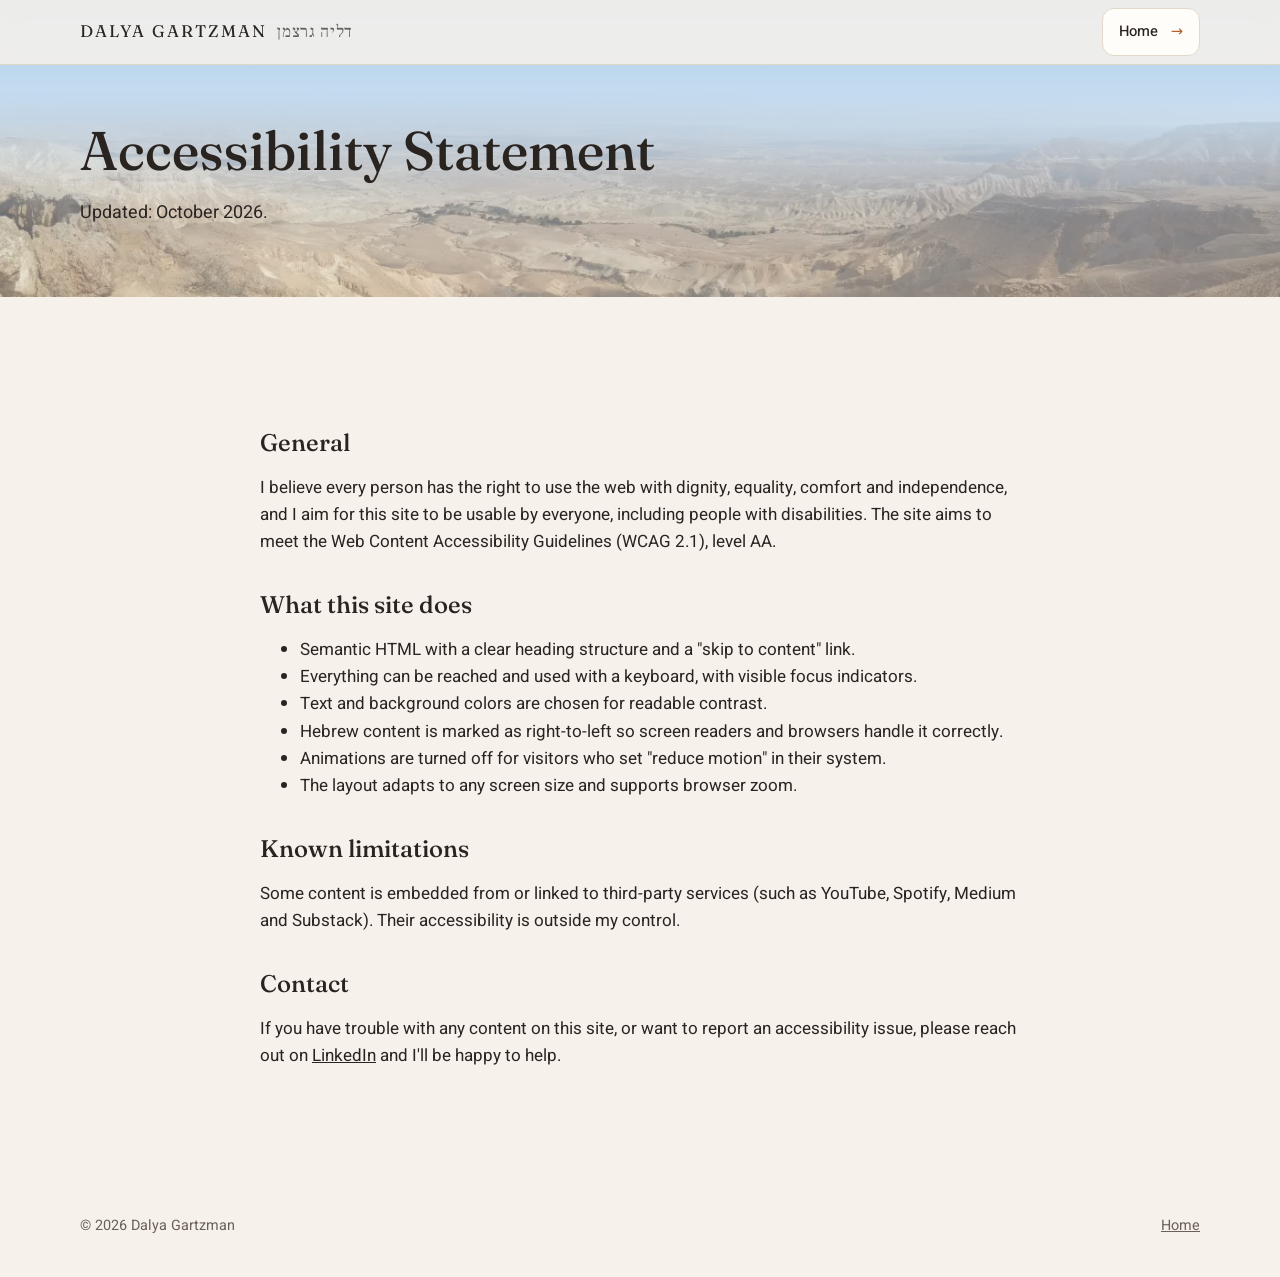
<file: accessibility.html>
<!doctype html>
<html lang="en">
<head>
  <meta charset="utf-8">
  <meta name="viewport" content="width=device-width, initial-scale=1">
  <title>Accessibility Statement | Dalya Gartzman</title>
  <meta name="description" content="Accessibility statement for dalyag.me: how the site supports keyboard navigation, screen readers, readable contrast and reduced motion.">
  <link rel="icon" href="assets/img/favicon.jpg">
  <link rel="preconnect" href="https://fonts.googleapis.com">
  <link rel="preconnect" href="https://fonts.gstatic.com" crossorigin>
  <link rel="preload" as="style" href="https://fonts.googleapis.com/css2?family=Fraunces:opsz,wght@9..144,500&family=Frank+Ruhl+Libre:wght@500&family=Heebo:wght@400;500;600&display=swap" onload="this.onload=null;this.rel='stylesheet'">
  <noscript><link rel="stylesheet" href="https://fonts.googleapis.com/css2?family=Fraunces:opsz,wght@9..144,500&family=Frank+Ruhl+Libre:wght@500&family=Heebo:wght@400;500;600&display=swap"></noscript>
  <link rel="stylesheet" href="styles.css">
</head>
<body>
  <a class="skip-link" href="#main">Skip to content</a>
  <header class="topbar solid">
    <div class="container">
      <a class="brand" href="index.html">Dalya Gartzman<span lang="he">דליה גרצמן</span></a>
      <a class="pill" href="index.html">Home</a>
    </div>
  </header>

  <main id="main">
    <section class="page-hero">
      <div class="container">
        <h1>Accessibility Statement</h1>
        <p>Updated: October 2026.</p>
      </div>
    </section>

    <section class="section">
      <div class="container prose">
        <h2>General</h2>
        <p>I believe every person has the right to use the web with dignity, equality, comfort and independence, and I aim for this site to be usable by everyone, including people with disabilities. The site aims to meet the Web Content Accessibility Guidelines (WCAG 2.1), level AA.</p>

        <h2>What this site does</h2>
        <ul>
          <li>Semantic HTML with a clear heading structure and a "skip to content" link.</li>
          <li>Everything can be reached and used with a keyboard, with visible focus indicators.</li>
          <li>Text and background colors are chosen for readable contrast.</li>
          <li>Hebrew content is marked as right-to-left so screen readers and browsers handle it correctly.</li>
          <li>Animations are turned off for visitors who set "reduce motion" in their system.</li>
          <li>The layout adapts to any screen size and supports browser zoom.</li>
        </ul>

        <h2>Known limitations</h2>
        <p>Some content is embedded from or linked to third-party services (such as YouTube, Spotify, Medium and Substack). Their accessibility is outside my control.</p>

        <h2>Contact</h2>
        <p>If you have trouble with any content on this site, or want to report an accessibility issue, please reach out on <a href="https://www.linkedin.com/in/dalya-gar/" target="_blank" rel="noopener">LinkedIn</a> and I'll be happy to help.</p>
      </div>
    </section>
  </main>

  <footer class="footer">
    <div class="container">
      <span>© <span data-year>2026</span> Dalya Gartzman</span>
      <a href="index.html">Home</a>
    </div>
  </footer>
  <script src="main.js" defer></script>
</body>
</html>
</file>
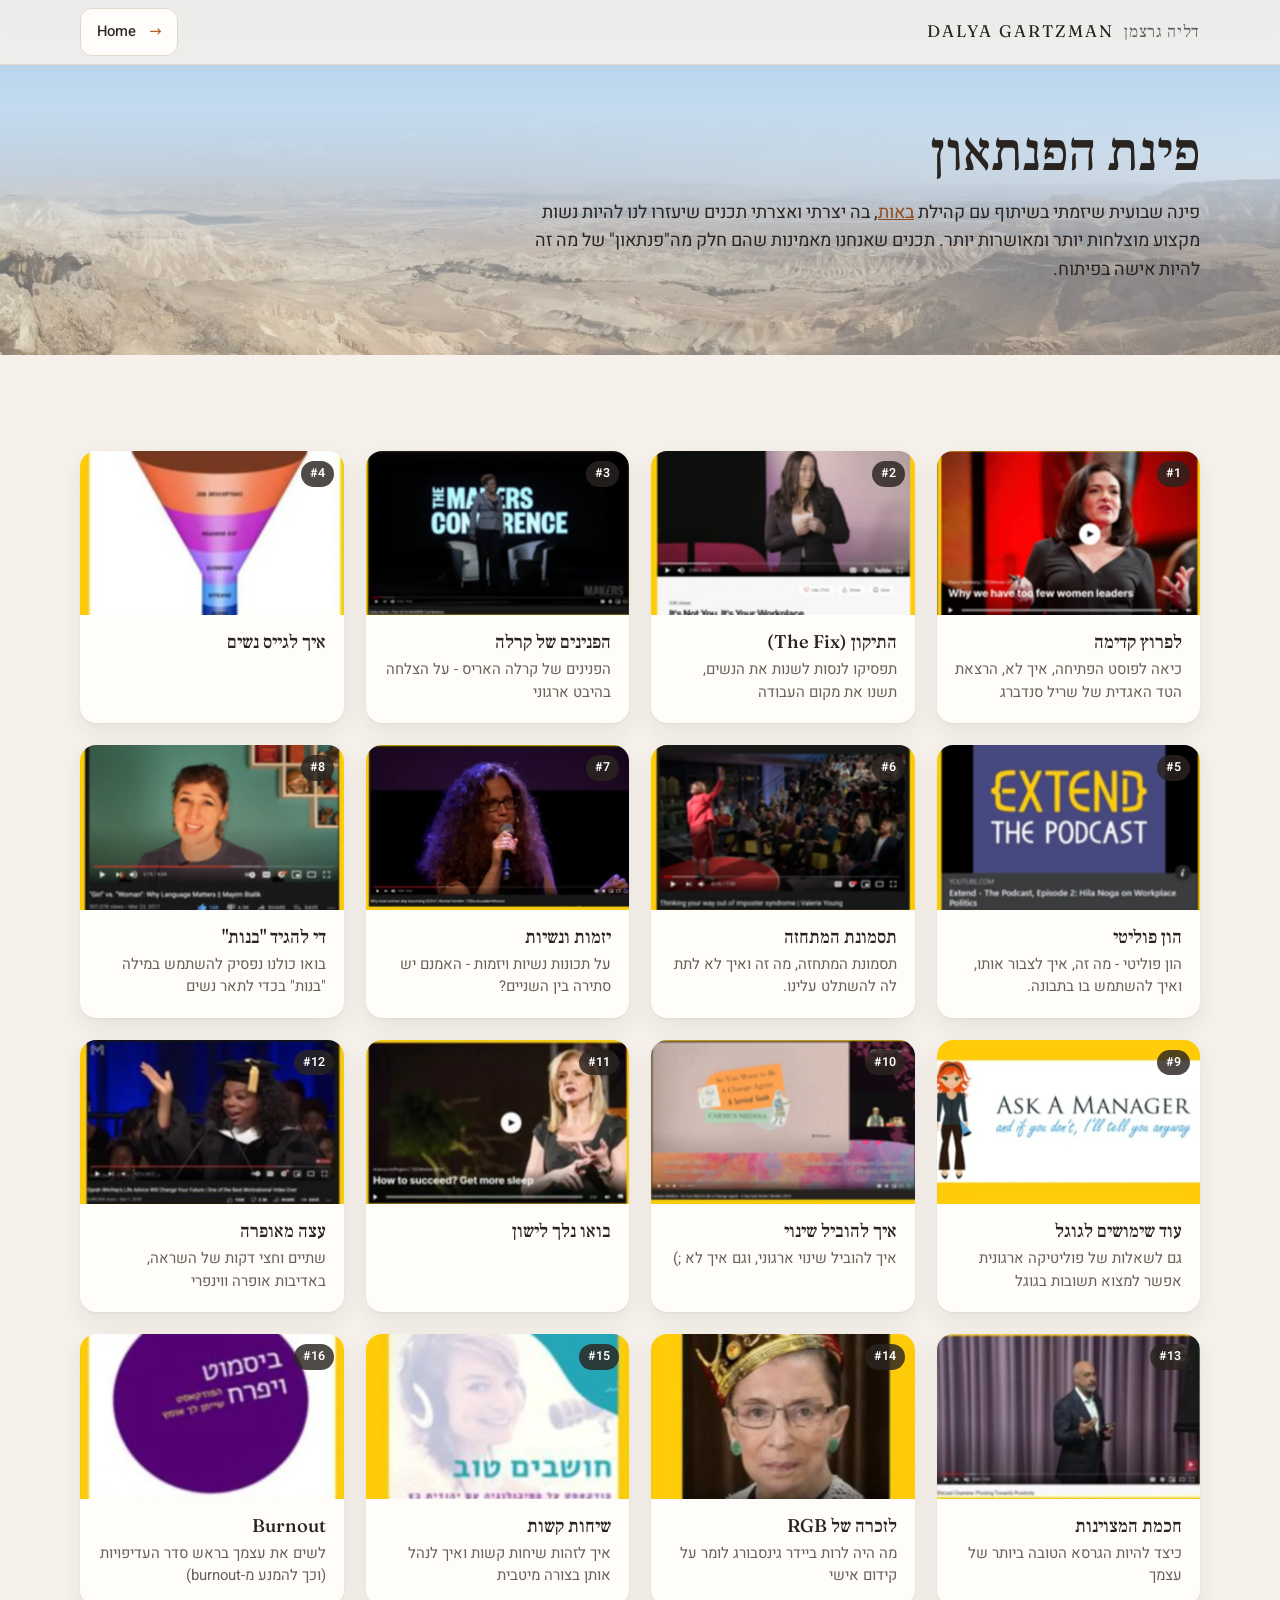
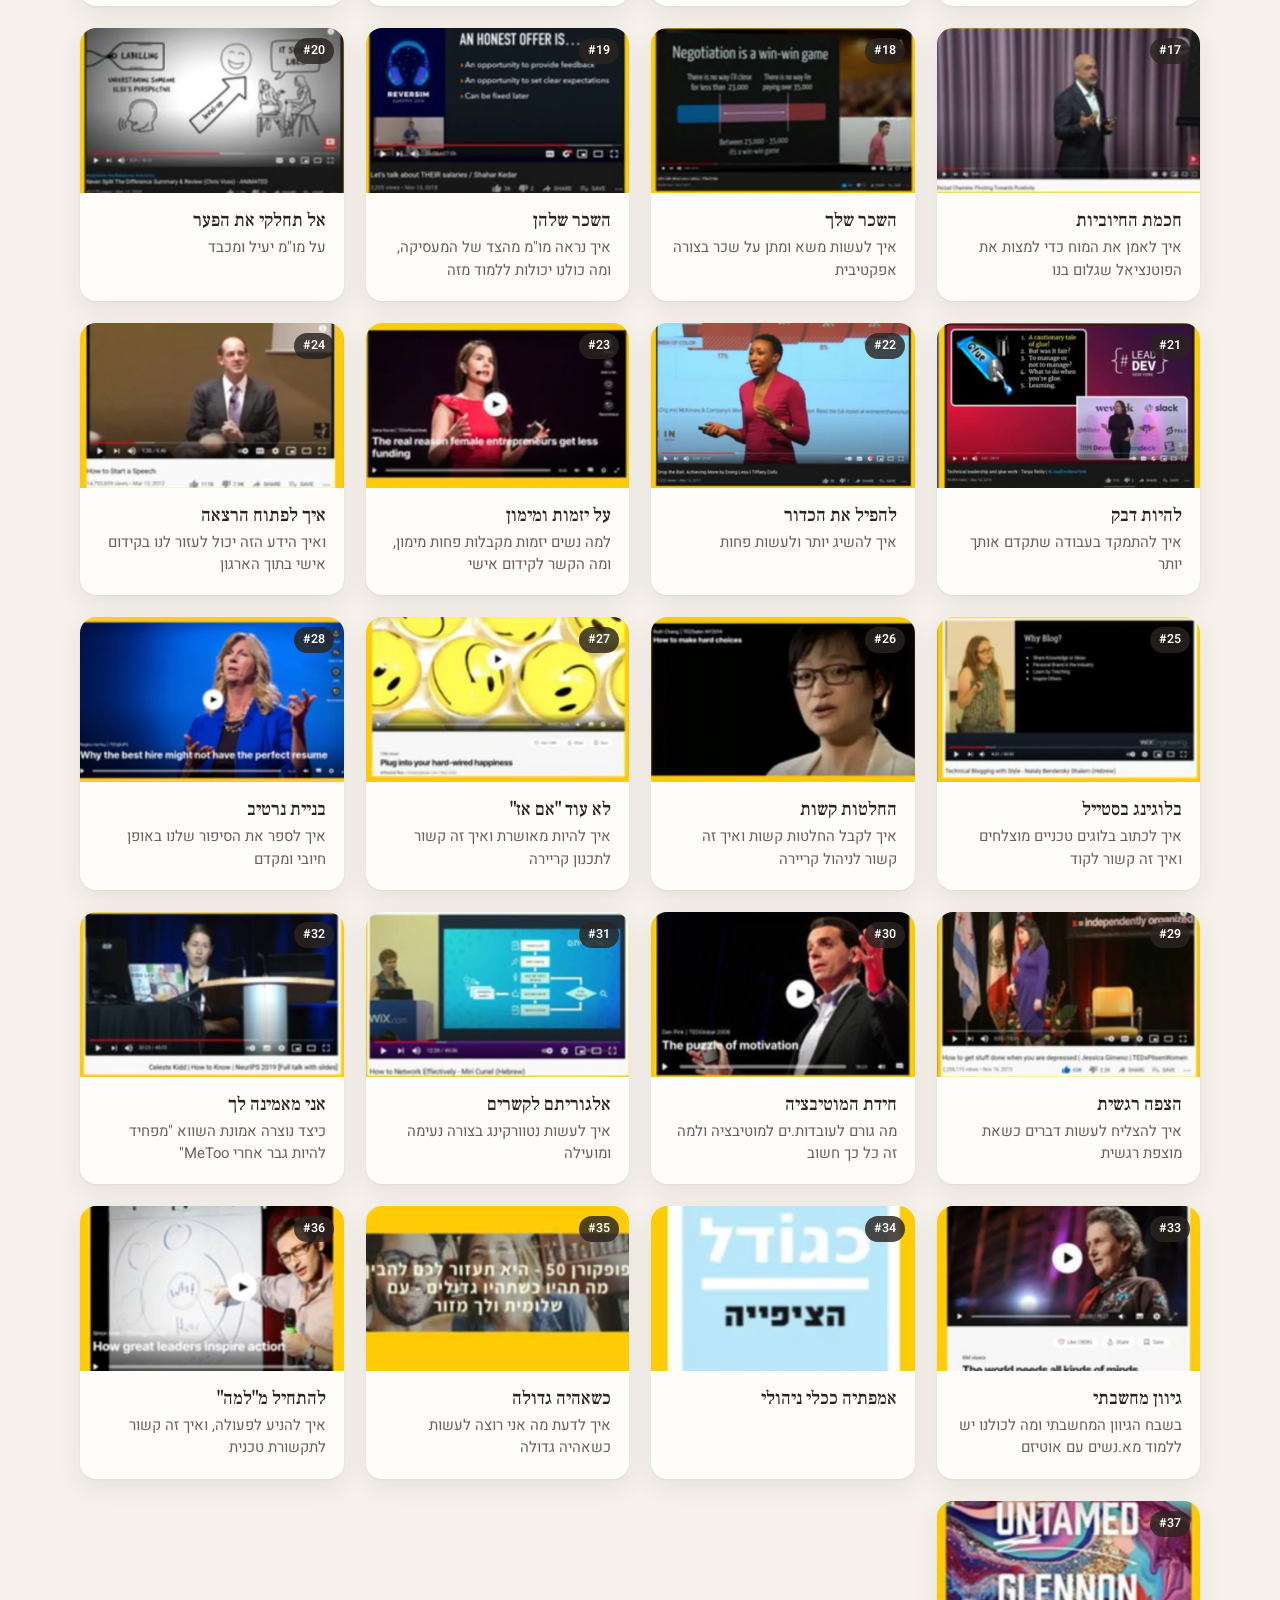
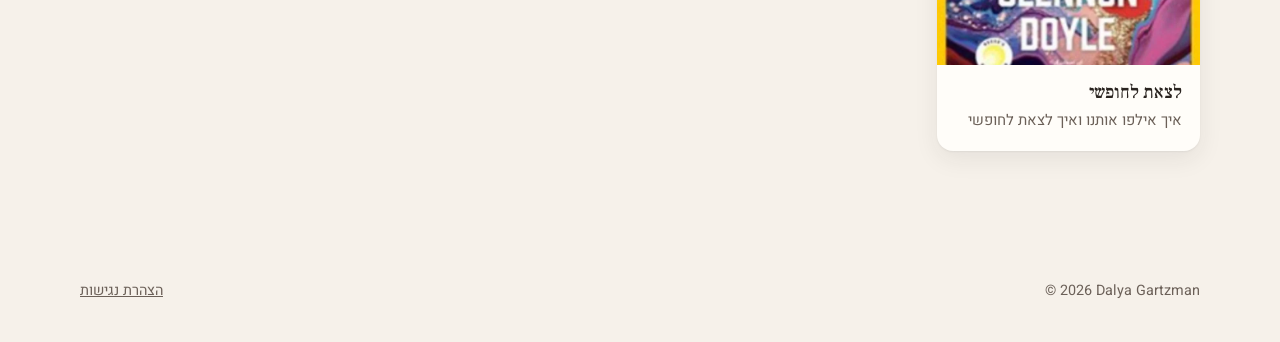
<file: pantheon.html>
<!doctype html>
<html lang="he" dir="rtl">
<head>
  <meta charset="utf-8">
  <meta name="viewport" content="width=device-width, initial-scale=1">
  <title>פינת הפנתאון | דליה גרצמן</title>
  <meta name="description" content="פינה שבועית שיזמתי בשיתוף עם קהילת באות – תכנים שיעזרו לנו להיות נשות מקצוע מוצלחות יותר ומאושרות יותר.">
  <link rel="canonical" href="https://dalyag.me/pantheon">
  <meta property="og:title" content="פינת הפנתאון | דליה גרצמן">
  <meta property="og:image" content="https://dalyag.me/assets/img/og.jpg">
  <link rel="icon" href="assets/img/favicon.jpg">
  <link rel="preconnect" href="https://fonts.googleapis.com">
  <link rel="preconnect" href="https://fonts.gstatic.com" crossorigin>
  <link rel="preload" as="style" href="https://fonts.googleapis.com/css2?family=Fraunces:opsz,wght@9..144,500&family=Frank+Ruhl+Libre:wght@500&family=Heebo:wght@400;500;600&display=swap" onload="this.onload=null;this.rel='stylesheet'">
  <noscript><link rel="stylesheet" href="https://fonts.googleapis.com/css2?family=Fraunces:opsz,wght@9..144,500&family=Frank+Ruhl+Libre:wght@500&family=Heebo:wght@400;500;600&display=swap"></noscript>
  <link rel="stylesheet" href="styles.css">
</head>
<body>
  <a class="skip-link" href="#main">דלג לתוכן</a>
  <header class="topbar solid">
    <div class="container">
      <a class="brand" href="index.html" lang="en" dir="ltr">Dalya Gartzman<span lang="he">דליה גרצמן</span></a>
      <a class="pill" href="index.html#pantheon" lang="en" dir="ltr">Home</a>
    </div>
  </header>

  <main id="main">
    <section class="page-hero">
      <div class="container">
        <h1>פינת הפנתאון</h1>
        <p>פינה שבועית שיזמתי בשיתוף עם קהילת <a href="https://baot.org/" target="_blank" rel="noopener">באות</a>, בה יצרתי ואצרתי תכנים שיעזרו לנו להיות נשות מקצוע מוצלחות יותר ומאושרות יותר. תכנים שאנחנו מאמינות שהם חלק מה"פנתאון" של מה זה להיות אישה בפיתוח.</p>
      </div>
    </section>

    <section class="section" aria-labelledby="all-posts">
      <div class="container">
        <h2 id="all-posts" class="visually-hidden">כל הפוסטים</h2>
        <div class="grid">
          <a class="card" href="https://www.smore.com/f2t3s-1" target="_blank" rel="noopener">
            <span class="num">#1</span>
            <div class="card-media"><img src="assets/pantheon/01.webp" alt="" loading="lazy"></div>
            <div class="card-body"><h3>לפרוץ קדימה</h3><p>כיאה לפוסט הפתיחה, איך לא, הרצאת הטד האגדית של שריל סנדברג</p></div>
          </a>
          <a class="card" href="https://www.smore.com/ubt2c-the-fix-2" target="_blank" rel="noopener">
            <span class="num">#2</span>
            <div class="card-media"><img src="assets/pantheon/02.webp" alt="" loading="lazy"></div>
            <div class="card-body"><h3>התיקון (The Fix)</h3><p>תפסיקו לנסות לשנות את הנשים, תשנו את מקום העבודה</p></div>
          </a>
          <a class="card" href="https://www.smore.com/r9fqs-3" target="_blank" rel="noopener">
            <span class="num">#3</span>
            <div class="card-media"><img src="assets/pantheon/03.webp" alt="" loading="lazy"></div>
            <div class="card-body"><h3>הפנינים של קרלה</h3><p>הפנינים של קרלה האריס - על הצלחה בהיבט ארגוני</p></div>
          </a>
          <a class="card" href="https://www.smore.com/xy9nh-4" target="_blank" rel="noopener">
            <span class="num">#4</span>
            <div class="card-media"><img src="assets/pantheon/04.webp" alt="" loading="lazy"></div>
            <div class="card-body"><h3>איך לגייס נשים</h3></div>
          </a>
          <a class="card" href="https://www.smore.com/1eca8-5" target="_blank" rel="noopener">
            <span class="num">#5</span>
            <div class="card-media"><img src="assets/pantheon/05.webp" alt="" loading="lazy"></div>
            <div class="card-body"><h3>הון פוליטי</h3><p>הון פוליטי - מה זה, איך לצבור אותו, ואיך להשתמש בו בתבונה.</p></div>
          </a>
          <a class="card" href="https://www.smore.com/948md-6" target="_blank" rel="noopener">
            <span class="num">#6</span>
            <div class="card-media"><img src="assets/pantheon/06.webp" alt="" loading="lazy"></div>
            <div class="card-body"><h3>תסמונת המתחזה</h3><p>תסמונת המתחזה, מה זה ואיך לא לתת לה להשתלט עלינו.</p></div>
          </a>
          <a class="card" href="https://www.smore.com/9re5j-7" target="_blank" rel="noopener">
            <span class="num">#7</span>
            <div class="card-media"><img src="assets/pantheon/07.webp" alt="" loading="lazy"></div>
            <div class="card-body"><h3>יזמות ונשיות</h3><p>על תכונות נשיות ויזמות - האמנם יש סתירה בין השניים?</p></div>
          </a>
          <a class="card" href="https://www.smore.com/7kue6-8" target="_blank" rel="noopener">
            <span class="num">#8</span>
            <div class="card-media"><img src="assets/pantheon/08.webp" alt="" loading="lazy"></div>
            <div class="card-body"><h3>די להגיד &quot;בנות&quot;</h3><p>בואו כולנו נפסיק להשתמש במילה &quot;בנות&quot; בכדי לתאר נשים</p></div>
          </a>
          <a class="card" href="https://www.smore.com/dgyrj-9" target="_blank" rel="noopener">
            <span class="num">#9</span>
            <div class="card-media"><img src="assets/pantheon/09.webp" alt="" loading="lazy"></div>
            <div class="card-body"><h3>עוד שימושים לגוגל</h3><p>גם לשאלות של פוליטיקה ארגונית אפשר למצוא תשובות בגוגל</p></div>
          </a>
          <a class="card" href="https://www.smore.com/pz2qf-10" target="_blank" rel="noopener">
            <span class="num">#10</span>
            <div class="card-media"><img src="assets/pantheon/10.webp" alt="" loading="lazy"></div>
            <div class="card-body"><h3>איך להוביל שינוי</h3><p>איך להוביל שינוי ארגוני, וגם איך לא ;)</p></div>
          </a>
          <a class="card" href="https://www.smore.com/f0qej-11" target="_blank" rel="noopener">
            <span class="num">#11</span>
            <div class="card-media"><img src="assets/pantheon/11.webp" alt="" loading="lazy"></div>
            <div class="card-body"><h3>בואו נלך לישון</h3></div>
          </a>
          <a class="card" href="https://www.smore.com/58wz1-12" target="_blank" rel="noopener">
            <span class="num">#12</span>
            <div class="card-media"><img src="assets/pantheon/12.webp" alt="" loading="lazy"></div>
            <div class="card-body"><h3>עצה מאופרה</h3><p>שתיים וחצי דקות של השראה, באדיבות אופרה ווינפרי</p></div>
          </a>
          <a class="card" href="https://www.smore.com/py6hm-13" target="_blank" rel="noopener">
            <span class="num">#13</span>
            <div class="card-media"><img src="assets/pantheon/13.webp" alt="" loading="lazy"></div>
            <div class="card-body"><h3>חכמת המצוינות</h3><p>כיצד להיות הגרסא הטובה ביותר של עצמך</p></div>
          </a>
          <a class="card" href="https://www.smore.com/a7whu-rbg-14" target="_blank" rel="noopener">
            <span class="num">#14</span>
            <div class="card-media"><img src="assets/pantheon/14.webp" alt="" loading="lazy"></div>
            <div class="card-body"><h3>לזכרה של RGB</h3><p>מה היה לרות ביידר גינסבורג לומר על קידום אישי</p></div>
          </a>
          <a class="card" href="https://www.smore.com/kd78x-15" target="_blank" rel="noopener">
            <span class="num">#15</span>
            <div class="card-media"><img src="assets/pantheon/15.webp" alt="" loading="lazy"></div>
            <div class="card-body"><h3>שיחות קשות</h3><p>איך לזהות שיחות קשות ואיך לנהל אותן בצורה מיטבית</p></div>
          </a>
          <a class="card" href="https://www.smore.com/tvnfh-burnout-16" target="_blank" rel="noopener">
            <span class="num">#16</span>
            <div class="card-media"><img src="assets/pantheon/16.webp" alt="" loading="lazy"></div>
            <div class="card-body"><h3>Burnout</h3><p>לשים את עצמך בראש סדר העדיפויות (וכך להמנע מ-burnout)</p></div>
          </a>
          <a class="card" href="https://www.smore.com/ye5xt-17" target="_blank" rel="noopener">
            <span class="num">#17</span>
            <div class="card-media"><img src="assets/pantheon/17.webp" alt="" loading="lazy"></div>
            <div class="card-body"><h3>חכמת החיוביות</h3><p>איך לאמן את המוח כדי למצות את הפוטנציאל שגלום בנו</p></div>
          </a>
          <a class="card" href="https://www.smore.com/4ackz-18" target="_blank" rel="noopener">
            <span class="num">#18</span>
            <div class="card-media"><img src="assets/pantheon/18.webp" alt="" loading="lazy"></div>
            <div class="card-body"><h3>השכר שלך</h3><p>איך לעשות משא ומתן על שכר בצורה אפקטיבית</p></div>
          </a>
          <a class="card" href="https://www.smore.com/9a10d-19" target="_blank" rel="noopener">
            <span class="num">#19</span>
            <div class="card-media"><img src="assets/pantheon/19.webp" alt="" loading="lazy"></div>
            <div class="card-body"><h3>השכר שלהן</h3><p>איך נראה מו&quot;מ מהצד של המעסיקה, ומה כולנו יכולות ללמוד מזה</p></div>
          </a>
          <a class="card" href="https://www.smore.com/16yhg-20" target="_blank" rel="noopener">
            <span class="num">#20</span>
            <div class="card-media"><img src="assets/pantheon/20.webp" alt="" loading="lazy"></div>
            <div class="card-body"><h3>אל תחלקי את הפער</h3><p>על מו&quot;מ יעיל ומכבד</p></div>
          </a>
          <a class="card" href="https://www.smore.com/af3nb-21" target="_blank" rel="noopener">
            <span class="num">#21</span>
            <div class="card-media"><img src="assets/pantheon/21.webp" alt="" loading="lazy"></div>
            <div class="card-body"><h3>להיות דבק</h3><p>איך להתמקד בעבודה שתקדם אותך יותר</p></div>
          </a>
          <a class="card" href="https://www.smore.com/0egw9-22" target="_blank" rel="noopener">
            <span class="num">#22</span>
            <div class="card-media"><img src="assets/pantheon/22.webp" alt="" loading="lazy"></div>
            <div class="card-body"><h3>להפיל את הכדור</h3><p>איך להשיג יותר ולעשות פחות</p></div>
          </a>
          <a class="card" href="https://www.smore.com/xtqy3-23" target="_blank" rel="noopener">
            <span class="num">#23</span>
            <div class="card-media"><img src="assets/pantheon/23.webp" alt="" loading="lazy"></div>
            <div class="card-body"><h3>על יזמות ומימון</h3><p>למה נשים יזמות מקבלות פחות מימון, ומה הקשר לקידום אישי</p></div>
          </a>
          <a class="card" href="https://www.smore.com/0hz8k-24" target="_blank" rel="noopener">
            <span class="num">#24</span>
            <div class="card-media"><img src="assets/pantheon/24.webp" alt="" loading="lazy"></div>
            <div class="card-body"><h3>איך לפתוח הרצאה</h3><p>ואיך הידע הזה יכול לעזור לנו בקידום אישי בתוך הארגון</p></div>
          </a>
          <a class="card" href="https://www.smore.com/t3xmv-25" target="_blank" rel="noopener">
            <span class="num">#25</span>
            <div class="card-media"><img src="assets/pantheon/25.webp" alt="" loading="lazy"></div>
            <div class="card-body"><h3>בלוגינג בסטייל</h3><p>איך לכתוב בלוגים טכניים מוצלחים ואיך זה קשור לקוד</p></div>
          </a>
          <a class="card" href="https://www.smore.com/jrpx4-26" target="_blank" rel="noopener">
            <span class="num">#26</span>
            <div class="card-media"><img src="assets/pantheon/26.webp" alt="" loading="lazy"></div>
            <div class="card-body"><h3>החלטות קשות</h3><p>איך לקבל החלטות קשות ואיך זה קשור לניהול קריירה</p></div>
          </a>
          <a class="card" href="https://www.smore.com/gyj4u-27" target="_blank" rel="noopener">
            <span class="num">#27</span>
            <div class="card-media"><img src="assets/pantheon/27.webp" alt="" loading="lazy"></div>
            <div class="card-body"><h3>לא עוד &quot;אם אז&quot;</h3><p>איך להיות מאושרת ואיך זה קשור לתכנון קריירה</p></div>
          </a>
          <a class="card" href="https://www.smore.com/zsey1-28" target="_blank" rel="noopener">
            <span class="num">#28</span>
            <div class="card-media"><img src="assets/pantheon/28.webp" alt="" loading="lazy"></div>
            <div class="card-body"><h3>בניית נרטיב</h3><p>איך לספר את הסיפור שלנו באופן חיובי ומקדם</p></div>
          </a>
          <a class="card" href="https://www.smore.com/h1xt5-29" target="_blank" rel="noopener">
            <span class="num">#29</span>
            <div class="card-media"><img src="assets/pantheon/29.webp" alt="" loading="lazy"></div>
            <div class="card-body"><h3>הצפה רגשית</h3><p>איך להצליח לעשות דברים כשאת מוצפת רגשית</p></div>
          </a>
          <a class="card" href="https://www.smore.com/2msr5-30" target="_blank" rel="noopener">
            <span class="num">#30</span>
            <div class="card-media"><img src="assets/pantheon/30.webp" alt="" loading="lazy"></div>
            <div class="card-body"><h3>חידת המוטיבציה</h3><p>מה גורם לעובדות.ים למוטיבציה ולמה זה כל כך חשוב</p></div>
          </a>
          <a class="card" href="https://www.smore.com/b3vyg-31" target="_blank" rel="noopener">
            <span class="num">#31</span>
            <div class="card-media"><img src="assets/pantheon/31.webp" alt="" loading="lazy"></div>
            <div class="card-body"><h3>אלגוריתם לקשרים</h3><p>איך לעשות נטוורקינג בצורה נעימה ומועילה</p></div>
          </a>
          <a class="card" href="https://www.smore.com/z48hej-32" target="_blank" rel="noopener">
            <span class="num">#32</span>
            <div class="card-media"><img src="assets/pantheon/32.webp" alt="" loading="lazy"></div>
            <div class="card-body"><h3>אני מאמינה לך</h3><p>כיצד נוצרה אמונת השווא &quot;מפחיד להיות גבר אחרי MeToo&quot;</p></div>
          </a>
          <a class="card" href="https://www.smore.com/42j8k-33" target="_blank" rel="noopener">
            <span class="num">#33</span>
            <div class="card-media"><img src="assets/pantheon/33.webp" alt="" loading="lazy"></div>
            <div class="card-body"><h3>גיוון מחשבתי</h3><p>בשבח הגיוון המחשבתי ומה לכולנו יש ללמוד מא.נשים עם אוטיזם</p></div>
          </a>
          <a class="card" href="https://www.smore.com/phqr7-34" target="_blank" rel="noopener">
            <span class="num">#34</span>
            <div class="card-media"><img src="assets/pantheon/34.webp" alt="" loading="lazy"></div>
            <div class="card-body"><h3>אמפתיה ככלי ניהולי</h3></div>
          </a>
          <a class="card" href="https://www.smore.com/ns0d8-35" target="_blank" rel="noopener">
            <span class="num">#35</span>
            <div class="card-media"><img src="assets/pantheon/35.webp" alt="" loading="lazy"></div>
            <div class="card-body"><h3>כשאהיה גדולה</h3><p>איך לדעת מה אני רוצה לעשות כשאהיה גדולה</p></div>
          </a>
          <a class="card" href="https://www.smore.com/90anw-36" target="_blank" rel="noopener">
            <span class="num">#36</span>
            <div class="card-media"><img src="assets/pantheon/36.webp" alt="" loading="lazy"></div>
            <div class="card-body"><h3>להתחיל מ&quot;למה&quot;</h3><p>איך להניע לפעולה, ואיך זה קשור לתקשורת טכנית</p></div>
          </a>
          <a class="card" href="https://www.smore.com/zfakg-37" target="_blank" rel="noopener">
            <span class="num">#37</span>
            <div class="card-media"><img src="assets/pantheon/37.webp" alt="" loading="lazy"></div>
            <div class="card-body"><h3>לצאת לחופשי</h3><p>איך אילפו אותנו ואיך לצאת לחופשי</p></div>
          </a>
        </div>
      </div>
    </section>
  </main>

  <footer class="footer">
    <div class="container">
      <span dir="ltr">© <span data-year>2026</span> Dalya Gartzman</span>
      <a href="accessibility.html">הצהרת נגישות</a>
    </div>
  </footer>
  <script src="main.js" defer></script>
</body>
</html>
</file>
<file: styles.css>
/* ---------- Tokens ---------- */
:root {
  --sand: #f6f1ea;
  --sand-2: #ede4d6;
  --paper: #fffdf9;
  --ink: #2a2420;
  --muted: #6b6058;
  --line: #e2d8c9;
  --sky-1: #a9cbe9;
  --sky-2: #e6f0f8;
  --accent: #b4612a;       /* desert rock */
  --accent-ink: #8f4a1d;
  --mustard: #d9a42b;
  --radius: 16px;
  --shadow: 0 1px 2px rgba(42, 36, 32, .06), 0 8px 24px rgba(42, 36, 32, .08);
  --shadow-hover: 0 2px 4px rgba(42, 36, 32, .08), 0 16px 40px rgba(42, 36, 32, .14);
  --serif: "Fraunces", "Frank Ruhl Libre", Georgia, serif;
  --sans: "Heebo", system-ui, -apple-system, "Segoe UI", sans-serif;
  --max: 1120px;
}

*, *::before, *::after { box-sizing: border-box; }
html { scroll-behavior: smooth; scroll-padding-top: 80px; }
body {
  margin: 0;
  font-family: var(--sans);
  font-size: 17px;
  line-height: 1.6;
  color: var(--ink);
  background: var(--sand);
  -webkit-font-smoothing: antialiased;
}
img { max-width: 100%; display: block; }
a { color: inherit; }
h1, h2, h3 { font-family: var(--serif); font-weight: 500; line-height: 1.15; margin: 0; }
[lang="he"] { font-family: "Heebo", var(--sans); }
h1[lang="he"], h2[lang="he"], h3[lang="he"], .he-serif { font-family: "Frank Ruhl Libre", var(--serif); }

.visually-hidden { position: absolute; width: 1px; height: 1px; overflow: hidden; clip: rect(0 0 0 0); white-space: nowrap; }
.skip-link {   /* hidden above the page; never off to the side, which widens RTL pages */
  position: absolute; top: -100px; inset-inline-start: 8px; z-index: 100;
  background: var(--ink); color: #fff; padding: 8px 14px; border-radius: 8px;
}
.skip-link:focus { top: 8px; }
:focus-visible { outline: 3px solid var(--accent); outline-offset: 3px; border-radius: 6px; }

.container { width: min(var(--max), 100% - 40px); margin-inline: auto; }

/* ---------- Top bar ---------- */
.topbar {
  position: fixed; inset: 0 0 auto 0; z-index: 50;
  transition: background .25s, box-shadow .25s, backdrop-filter .25s;
}
.topbar.scrolled, .topbar.solid {
  background: rgba(246, 241, 234, .88);
  backdrop-filter: saturate(1.4) blur(12px);
  -webkit-backdrop-filter: saturate(1.4) blur(12px);
  box-shadow: 0 1px 0 var(--line);
}
.topbar .container { display: flex; align-items: center; justify-content: space-between; height: 64px; gap: 16px; }
.brand { text-decoration: none; font-family: var(--serif); font-size: 1.05rem; letter-spacing: .12em; text-transform: uppercase; white-space: nowrap; }
.brand span { font-family: "Frank Ruhl Libre", var(--serif); letter-spacing: .04em; margin-inline-start: .6em; opacity: .7; }
@media (max-width: 480px) {
  .brand { font-size: .92rem; letter-spacing: .08em; }
  .brand span { display: none; }
}
.nav { display: flex; gap: 4px; list-style: none; margin: 0; padding: 0; }
.nav a {
  display: block; padding: 6px 10px; border-radius: 999px;
  text-decoration: none; font-size: .86rem; color: var(--ink); opacity: .85;
  transition: background .2s, opacity .2s;
}
.nav a:hover { background: rgba(42, 36, 32, .07); opacity: 1; }
.nav-toggle { display: none; background: none; border: 0; padding: 8px; cursor: pointer; color: var(--ink); }
.nav-toggle svg { width: 26px; height: 26px; }

@media (max-width: 1000px) {
  .nav-toggle { display: block; }
  .nav {
    position: absolute; top: 64px; inset-inline: 12px;
    flex-direction: column; padding: 10px;
    background: var(--paper); border-radius: var(--radius); box-shadow: var(--shadow-hover);
    display: none;
  }
  .nav.open { display: flex; }
  .nav a { padding: 10px 14px; font-size: 1rem; }
}

/* ---------- Hero ---------- */
.hero {
  position: relative; overflow: hidden;
  min-height: min(100vh, 920px);
  padding: 110px 0 140px;
  display: grid; align-items: center;
  background: linear-gradient(180deg, var(--sky-1) 0%, #c7ddf0 35%, var(--sky-2) 62%, var(--sand) 100%);
}
.hero::after {               /* desert panorama along the bottom */
  content: ""; position: absolute; inset: auto 0 0 0; height: 46%;
  background: url("assets/img/desert.webp") center bottom / cover no-repeat;
  -webkit-mask-image: linear-gradient(180deg, transparent 0%, #000 45%);
          mask-image: linear-gradient(180deg, transparent 0%, #000 45%);
  opacity: .95; pointer-events: none;
}
.hero-grid {
  position: relative; z-index: 1;
  display: grid; grid-template-columns: 5fr 6fr; gap: clamp(28px, 5vw, 64px); align-items: center;
}
.portrait {
  border-radius: 24px; overflow: hidden; box-shadow: 0 24px 60px rgba(42, 36, 32, .22);
  aspect-ratio: 900 / 975; max-width: 440px; justify-self: end; width: 100%;
  transform: rotate(-1.5deg);
}
.portrait img { width: 100%; height: 100%; object-fit: cover; }
.hero-panel {
  background: rgba(255, 253, 249, .72);
  backdrop-filter: blur(14px); -webkit-backdrop-filter: blur(14px);
  border: 1px solid rgba(255, 255, 255, .6);
  border-radius: 24px; padding: clamp(24px, 4vw, 44px);
  box-shadow: var(--shadow);
}
.eyebrow { font-size: .8rem; letter-spacing: .18em; text-transform: uppercase; color: var(--accent-ink); font-weight: 600; margin: 0 0 10px; }
.hero h1 { font-size: clamp(2.2rem, 4.6vw, 3.6rem); letter-spacing: -.01em; }
.hero h1 .he { display: block; font-family: "Frank Ruhl Libre", var(--serif); font-size: .5em; color: var(--muted); margin-top: 6px; }
.tagline { font-size: 1.15rem; color: var(--muted); margin: 14px 0 26px; }
.tagline b { color: var(--ink); font-weight: 600; }
.pill-grid { display: grid; grid-template-columns: 1fr 1fr; gap: 10px; margin-bottom: 26px; }
.pill {
  display: flex; align-items: center; gap: .35em;
  padding: 11px 16px; border-radius: 12px;
  background: var(--paper); border: 1px solid var(--line);
  text-decoration: none; font-size: .92rem; font-weight: 500;
  transition: transform .15s, border-color .15s, box-shadow .15s;
}
.pill:last-child:nth-child(odd) { grid-column: 1 / -1; }
.pill::after { content: "→"; color: var(--accent); margin-inline-start: auto; padding-inline-start: 8px; transition: transform .15s; }
.pill:hover { border-color: var(--accent); box-shadow: var(--shadow); transform: translateY(-1px); }
.pill:hover::after { transform: translateX(3px); }

@media (max-width: 820px) {
  .hero { padding-top: 96px; min-height: 0; }
  .hero-grid { grid-template-columns: 1fr; }
  .portrait { justify-self: center; max-width: 280px; transform: none; }
  .pill-grid { grid-template-columns: 1fr; }
}

/* ---------- Socials ---------- */
.socials { display: flex; flex-wrap: wrap; gap: 10px; list-style: none; margin: 0; padding: 0; }
.socials a { display: block; width: 40px; height: 40px; border-radius: 50%; transition: transform .15s, opacity .15s; }
.socials a:hover { transform: translateY(-2px); opacity: .8; }
.socials img { width: 100%; height: 100%; }
@media (max-width: 420px) {
  .socials { gap: 6px; }
  .socials a { width: 32px; height: 32px; }
}

/* ---------- Sections ---------- */
.section { padding: clamp(56px, 8vw, 96px) 0; }
.section.alt { background: var(--paper); }
.section-head { max-width: 880px; margin-bottom: 36px; }
.section-head h2 { font-size: clamp(1.9rem, 3.4vw, 2.6rem); }
.section-head h2::after {
  content: ""; display: block; width: 48px; height: 3px; border-radius: 2px;
  background: var(--mustard); margin-top: 14px;
}
.section-head[dir="rtl"] { margin-inline-start: auto; }
.section-head p { color: var(--muted); margin: 16px 0 0; font-size: 1.05rem; }
.section-head a { color: var(--accent-ink); }

.grid { display: grid; gap: 22px; grid-template-columns: repeat(auto-fill, minmax(240px, 1fr)); }
.grid.two { grid-template-columns: repeat(auto-fill, minmax(300px, 1fr)); }
@media (min-width: 760px) { .grid.two { grid-template-columns: 1fr 1fr; max-width: 820px; } }

/* ---------- Cards ---------- */
.card {
  position: relative; display: flex; flex-direction: column;
  background: var(--paper); border-radius: var(--radius); overflow: hidden;
  box-shadow: var(--shadow); text-decoration: none;
  transition: transform .2s, box-shadow .2s;
}
.section.alt .card { background: var(--sand); }
a.card:hover, .card:focus-within { transform: translateY(-4px); box-shadow: var(--shadow-hover); }
.card-media { aspect-ratio: 16 / 10; background: #fff; overflow: hidden; }
.card-media img { width: 100%; height: 100%; object-fit: cover; transition: transform .4s; }
.card-media.contain img { object-fit: contain; padding: 10px; }
a.card:hover .card-media img { transform: scale(1.03); }
.card-body { padding: 16px 18px 20px; display: flex; flex-direction: column; gap: 6px; flex: 1; }
.kicker { font-size: .72rem; letter-spacing: .14em; text-transform: uppercase; color: var(--accent-ink); font-weight: 600; }
.card h3 { font-size: 1.15rem; }
.card p { margin: 0; color: var(--muted); font-size: .93rem; line-height: 1.5; }
.card[dir="rtl"] .kicker { letter-spacing: .02em; }

.card.more {
  align-items: center; justify-content: center; text-align: center; min-height: 180px;
  background: transparent; box-shadow: none; border: 2px dashed var(--line);
  font-family: var(--serif); font-size: 1.2rem; color: var(--accent-ink); gap: 6px;
}
.section.alt .card.more { background: transparent; }
.card.more span { font-size: 1.6rem; transition: transform .2s; }
.card.more:hover { border-color: var(--accent); background: rgba(180, 97, 42, .05); }
.card.more:hover span { transform: translateX(4px); }
[dir="rtl"] .card.more:hover span, .card.more[dir="rtl"]:hover span { transform: translateX(-4px); }

/* GitHub repo cards */
.card.repo { border-top: 4px solid var(--ink); }
.card.repo .card-body { padding: 22px 22px 20px; gap: 10px; }
.repo-owner { display: flex; align-items: center; gap: 8px; font-size: .85rem; color: var(--muted); }
.repo-owner img { width: 20px; height: 20px; }
.card.repo h3 { font-family: ui-monospace, "SF Mono", Menlo, monospace; font-size: 1.05rem; font-weight: 600; overflow-wrap: anywhere; }
.card.repo p { flex: 1; }
.tags { display: flex; flex-wrap: wrap; gap: 6px; list-style: none; margin: 0; padding: 0; }
.tags li { font-size: .75rem; padding: 2px 9px; border-radius: 999px; background: rgba(180, 97, 42, .1); color: var(--accent-ink); }
.lang { display: flex; align-items: center; gap: 6px; font-size: .82rem; color: var(--muted); }
.lang i { width: 10px; height: 10px; border-radius: 50%; }

/* YouTube facade */
.yt {
  position: relative; display: block; width: 100%; aspect-ratio: 16 / 9; padding: 0; border: 0;
  background: #000 center / cover no-repeat; cursor: pointer;
}
.yt img { width: 100%; height: 100%; object-fit: cover; opacity: .92; transition: opacity .2s; }
.yt:hover img { opacity: 1; }
.yt::after {
  content: ""; position: absolute; inset: 50% auto auto 50%; width: 68px; height: 48px; transform: translate(-50%, -50%);
  border-radius: 14px; background: rgba(42, 36, 32, .82) url("data:image/svg+xml,%3Csvg xmlns='http://www.w3.org/2000/svg' viewBox='0 0 24 24' fill='white'%3E%3Cpath d='M8 5v14l11-7z'/%3E%3C/svg%3E") center / 28px no-repeat;
  transition: background-color .2s;
}
.yt:hover::after { background-color: #c4302b; }
.yt-frame { position: relative; aspect-ratio: 16 / 9; background: #000; }
.yt-frame iframe { position: absolute; inset: 0; width: 100%; height: 100%; border: 0; }

/* Spotify */
.spotify { width: 100%; height: 152px; border: 0; border-radius: 12px; display: block; }
.podcast-card { padding: 12px; }

/* ---------- About ---------- */
.about {
  display: grid; grid-template-columns: 180px 1fr; gap: 36px; align-items: center;
  background: var(--paper); border-radius: 24px; padding: clamp(24px, 4vw, 44px); box-shadow: var(--shadow);
}
.about > img { width: 180px; height: 180px; border-radius: 50%; object-fit: cover; object-position: center 20%; }
.about p { margin: 0 0 14px; font-size: 1.1rem; }
.about .muted { color: var(--muted); font-size: 1rem; }
@media (max-width: 640px) {
  .about { grid-template-columns: 1fr; text-align: center; justify-items: center; }
  .about .socials { justify-content: center; }
}

/* ---------- Footer ---------- */
.footer { padding: 32px 0 40px; color: var(--muted); font-size: .9rem; }
.footer .container { display: flex; justify-content: space-between; gap: 16px; flex-wrap: wrap; }
.footer a { color: var(--muted); }

/* ---------- Sub-pages ---------- */
.page-hero {
  position: relative; padding: 120px 0 70px; overflow: hidden;
  background: linear-gradient(180deg, var(--sky-1), var(--sky-2) 70%, var(--sand));
}
.page-hero::after {
  content: ""; position: absolute; inset: auto 0 0 0; height: 70%;
  background: url("assets/img/desert.webp") center bottom / cover no-repeat;
  -webkit-mask-image: linear-gradient(180deg, transparent, #000 60%); mask-image: linear-gradient(180deg, transparent, #000 60%);
  opacity: .55; pointer-events: none;
}
.page-hero .container { position: relative; z-index: 1; }
.page-hero h1 { font-size: clamp(2.2rem, 5vw, 3.4rem); }
.page-hero p { max-width: 680px; font-size: 1.12rem; color: var(--ink); margin: 16px 0 0; }
.page-hero a { color: var(--accent-ink); }
.num {
  position: absolute; top: 10px; inset-inline-start: 10px; z-index: 1;
  background: rgba(42, 36, 32, .82); color: #fff; font-size: .78rem; font-weight: 600;
  padding: 3px 9px; border-radius: 999px;
}
.prose { max-width: 760px; }
.prose h2 { font-size: 1.5rem; margin: 36px 0 10px; }
.prose p, .prose li { color: var(--ink); }

/* Blur is costly on phones; use a solid panel instead */
@media (max-width: 820px) {
  .hero-panel, .topbar.scrolled, .topbar.solid { backdrop-filter: none; -webkit-backdrop-filter: none; }
  .hero-panel { background: rgba(255, 253, 249, .94); }
  .topbar.scrolled, .topbar.solid { background: rgba(246, 241, 234, .97); }
}

@media (prefers-reduced-motion: reduce) {
  *, *::before, *::after { transition: none !important; scroll-behavior: auto !important; }
}
</file>
